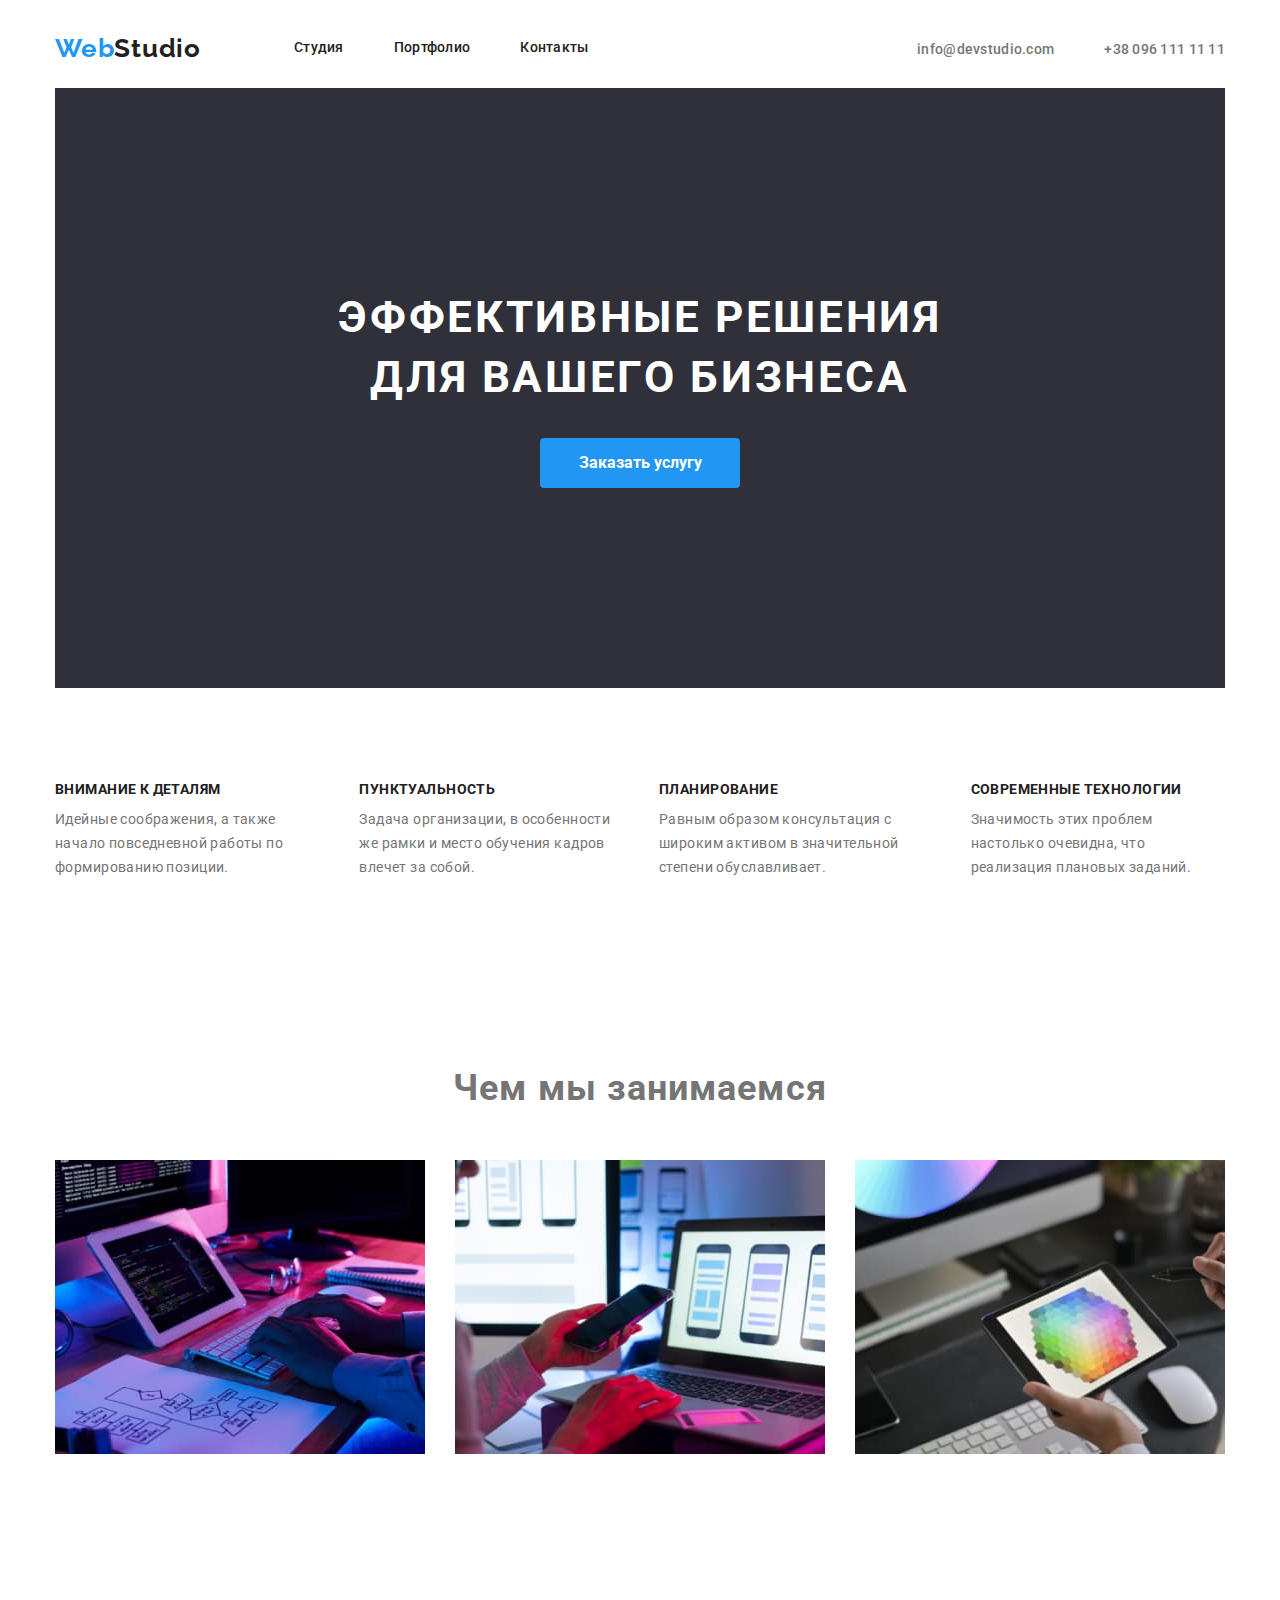
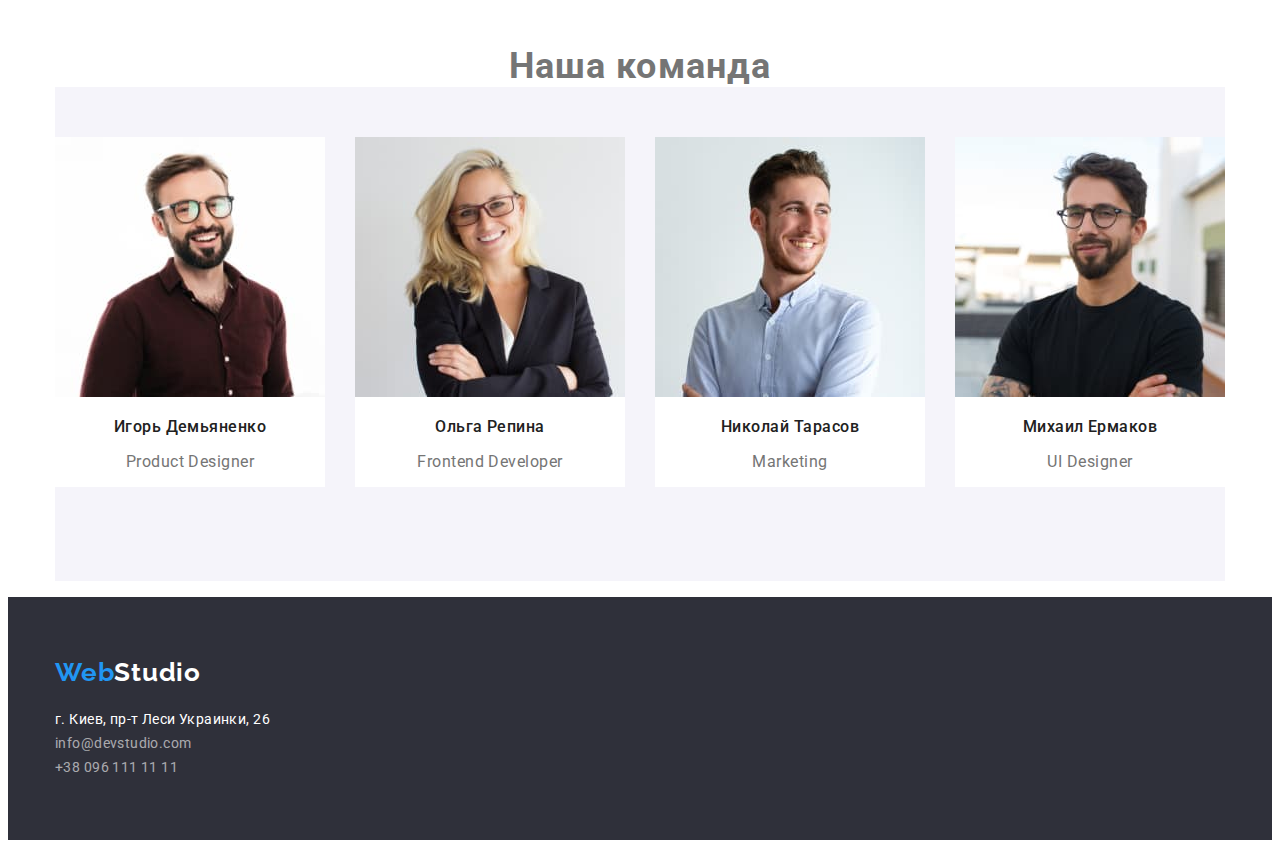
<file: index.html>
<!DOCTYPE html>
<html lang="ru">
<head>
    <meta charset="UTF-8">
    <meta http-equiv="X-UA-Compatible" content="IE=edge">
    <meta name="viewport" content="width=device-width, initial-scale=1.0">
    <link rel="preconnect" href="https://fonts.googleapis.com">
    <link rel="preconnect" href="https://fonts.gstatic.com" crossorigin>
    <link 
        href="https://fonts.googleapis.com/css2?family=Raleway:wght@700&family=Roboto:wght@400;500;700;900&display=swap" rel="stylesheet">
    <title>Document</title>
    <link rel="stylesheet" href="./css/styles.css">
    
    
</head>


<body>
    <!--Шапка сайта-->
    <header class="container">
        <nav class="page-header">
            <a class="logo" href=".index.html">
                <span class="logo-web">Web</span><span class="logo-studio">Studio</span> 
                
            </a>            
                     
            <ul class="nav">
                <li class="item"><a href="./index.html" class="nav_batton">Студия</a></li>
                <li class="item"><a href="./portfolio.html" class="nav_batton">Портфолио</a></li>
                <li class="item"><a href="" class="nav_batton">Контакты</a></li>
            </ul>
        
            <ul class="contacts">
                <li class="item"><a href="mailto:info@devstudio.com" class="nav_contacts">info@devstudio.com</a></li>
                <li class="item"><a href="tel:+380961111111" class="nav_contacts">+38 096 111 11 11</a></li>        
            </ul>
        </nav>   
    </header>


    
    <main>
        <div class="container">
            <section class="heroys">
                <h1 class="hero">Эффективные решения <br /> для вашего бизнеса</h1>
                <a href="" class="button-hero">Заказать услугу</a>
            </section>
        </div>   
        
        
        <section class="fishka">
            <div class="container">
                <!--Особенности-->
                <!--<h2 class="section-title">Преимущества</h2>-->
                <ul class="fiska-syle">
                    <li class="fitem">
                        <h3 class="fiska-a" >Внимание к деталям</h3>
                        <p class="fishka-d">Идейные соображения, а также начало повседневной работы по формированию позиции.</p>
                    </li>
                    <li class="fitem">
                        <h3 class="fiska-a">Пунктуальность</h3>
                        <p class="fishka-d">Задача организации, в особенности же рамки и место обучения кадров влечет за собой.</p>
                    </li>
                    <li class="fitem">
                        <h3 class="fiska-a">Планирование</h3>
                        <p class="fishka-d">Равным образом консультация с широким активом в значительной степени обуславливает.</p>
                    </li>
                    <li class="fitem">
                        <h3 class="fiska-a">Современные технологии</h3>
                        <p class="fishka-d">Значимость этих проблем настолько очевидна, что реализация плановых заданий.</p>
                    </li>
                </ul>
            </div>
        </section>
        <!--Чем мы занимаемся-->    
        <section class="section">
            <div class="container">
                <h2 class="section-title">Чем мы занимаемся</h2>    
    
                <ul class="galery">                
                    <li class="foto"><img src="./imagas/box_1,img.jpg" alt="компьютер" width="370" height="294"/></li>
                    <li class="foto"><img src="./imagas/box_2,img.jpg" alt="ноутбук" width="370" height="294"/></li>
                    <li class="foto"><img src="./imagas/box_3,img.jpg" alt="планшет" width="370" height="294"/></li>           
                </ul>
            </div>
            
        </section>
        <!--Команда-->
        <div class="container">    
            <section class="comanda">
            
                 <h2 class="section-title fone">Наша команда</h2>
            
                    <ul class="frends">
                        <li class="frierds-list">
                            <img src="./imagas/foto1.jpg" alt="Игорь Деияненко" width="270" height="260"/>
                            <h3 class="frends-name">Игорь Демьяненко</h3>
                            <p class="frends-prof">Product Designer</p>
                        </li>
                        <li class="frierds-list">
                            <img src="./imagas/foto2.jpg" alt="Ольга Репина" width="270" height="260"/>
                            <h3 class="frends-name">Ольга Репина</h3>
                            <p class="frends-prof">Frontend Developer</p>
                        </li>
                        <li class="frierds-list">
                            <img src="./imagas/foto3.jpg" alt="Николай Тарасов" width="270" height="260"/>
                            <h3 class="frends-name">Николай Тарасов</h3>
                            <p class="frends-prof">Marketing</p>
                        </li> 
                        <li class="frierds-list"> 
                            <img src="./imagas/foto4.jpg" alt="Михаил Ермаков" width="270" height="260"/>
                            <h3 class="frends-name">Михаил Ермаков</h3>
                            <p class="frends-prof">UI Designer</p>
                        </li>
                    </ul>          
                      
            </section>
        </div>    
    </main>
    
    
    <div class="container-footer">
        <footer class="address">
             <!--Подвал--> 
             <div class="container">
                <div class="logo-footer">
                    <a class="logo-foot" href=".index.html">
                        <span class="logo-web">Web</span><span class="logo-footer">Studio</span>
                        
                    </a> 
                </div>            
                                 
                   
                <address class="adress-footer">
                    <ul class="adress-ul">
                        <li><a class="address-map"
                            href="https://goo.gl/maps/iWSiA93wagULa9Wx8"
                            target="_blank"
                            >г. Киев, пр-т Леси Украинки, 26</a></li>                   
                                 
                        <li><a class="addres-mail" href="mailto:info@devstudio.com">info@devstudio.com</a></li>
                        <li><a class="address-tel" href="tel:+380961111111">+38 096 111 11 11</a></li>  
                    </ul>
                </address>    
             </div>
               
        </footer>
    </div>

</body>
</html>
</file>
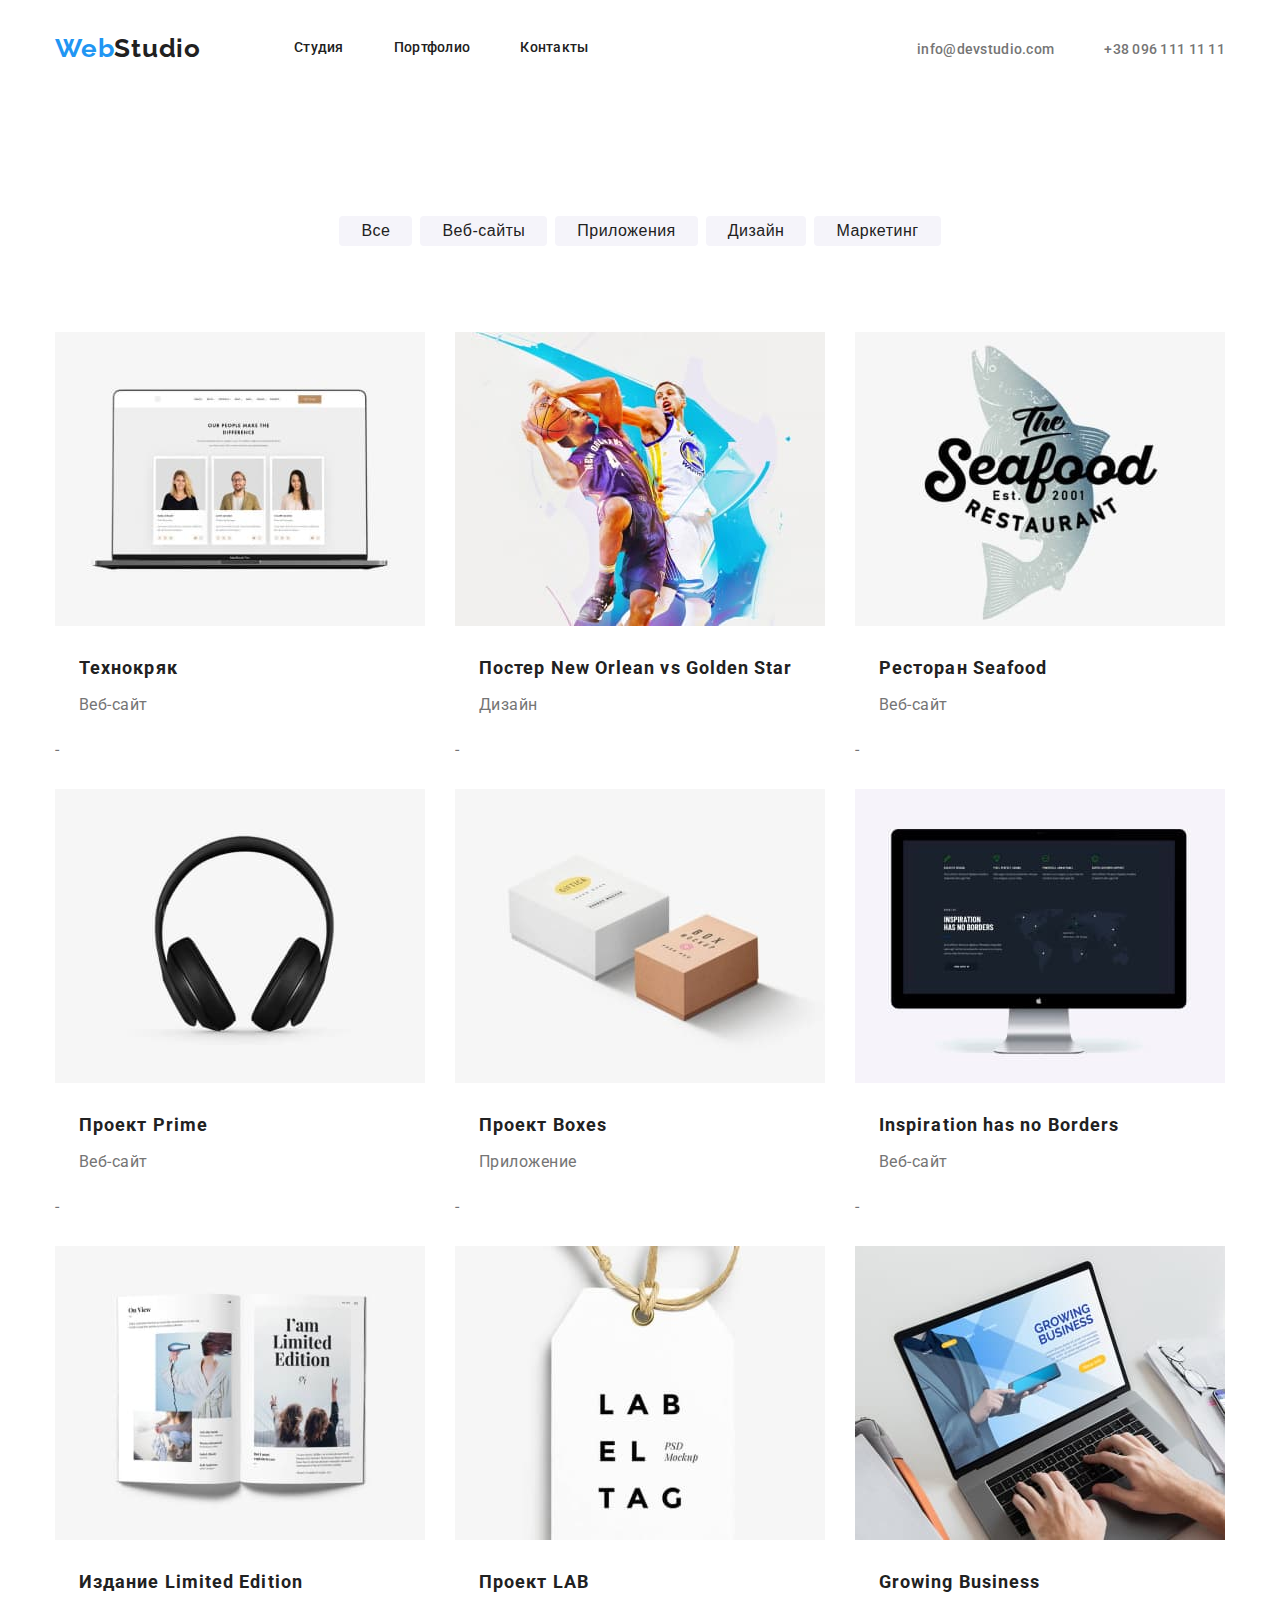
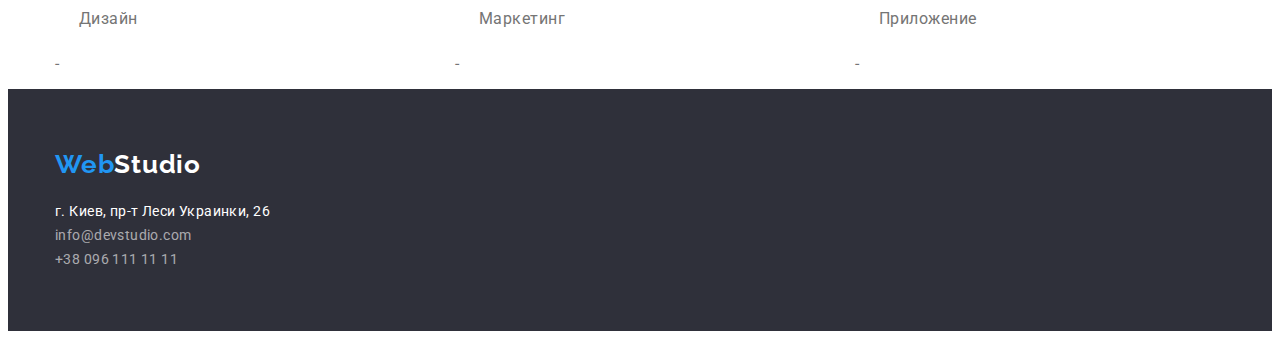
<file: portfolio.html>
<!DOCTYPE html>
<html lang="ru">
<head>
    <meta charset="UTF-8">
    <meta http-equiv="X-UA-Compatible" content="IE=edge">
    <meta name="viewport" content="width=device-width, initial-scale=1.0">
    
    <link rel="preconnect" href="https://fonts.googleapis.com">
    <link rel="preconnect" href="https://fonts.gstatic.com" crossorigin>
    <link 
        href="https://fonts.googleapis.com/css2?family=Raleway:wght@700&family=Roboto:wght@400;500;700;900&display=swap" 
        rel="stylesheet">        
    <title>Document</title>
    <link rel="stylesheet" href="./css/styles.css">
    
    
</head>

<body>
    <!--Шапка сайта-->
    <header class="container">
        <nav class="page-header">
            <a class="logo" href=".index.html">
                <span class="logo-web">Web</span><span class="logo-studio">Studio</span> 
                
            </a>            
                     
            <ul class="nav">
                <li class="item"><a href="./index.html" class="nav_batton">Студия</a></li>
                <li class="item"><a href="./portfolio.html" class="nav_batton">Портфолио</a></li>
                <li class="item"><a href="" class="nav_batton">Контакты</a></li>
            </ul>
        
            <ul class="contacts">
                <li class="item"><a href="mailto:info@devstudio.com" class="nav_contacts">info@devstudio.com</a></li>
                <li class="item"><a href="tel:+380961111111" class="nav_contacts">+38 096 111 11 11</a></li>        
            </ul>
        </nav>   
    </header>


    <section>

        <div class="container">
            <!--<h1 class="section-title">Кнопки навигации</h1>-->        
            <div class="container-batton">
                <ul class="navlist">
                    <li class="navli"><button type="batton" class="button pointer">Все</button></li>
                    <li class="navli"><button type="button" class="button pointer">Веб-сайты</button></li>
                    <li class="navli"><button type="button" class="button pointer">Приложения</button></li>
                    <li class="navli"><button type="button" class="button pointer">Дизайн</button></li>
                    <li class="navli"><button type="button" class="button pointer">Маркетинг</button></li>    
                </ul>
            </div>
        </div>       
       
        <div class="container">
            <ul class="project">
                <li class ='flex-element'>
                    <a href="" class="pl">
                    <img src="./imagas/hw2_f1.jpg" alt="сайт_технокряк"
                    width="370"
                    height="294">                                                     
                    <h2 class="project-logo">Технокряк</h2>
                    <p class="progject-text"> Веб-сайт</p></a>                   -
                </li>
                <li class ='flex-element'>
                    <a href="" class="pl">
                    <img src="./imagas/hw2_f2.jpg" alt="фото_постера"
                    width="370"
                    height="294">                                                     
                    <h2 class="project-logo">Постер New Orlean vs Golden Star</h2>
                    <p class="progject-text">Дизайн</p></a>                   -
                </li>
                <li class ='flex-element'>
                    <a href="" class="pl">
                    <img src="./imagas/hw2_f3.jpg" alt="ресторан"
                    width="370"
                    height="294">                                                       
                    <h2 class="project-logo">Ресторан Seafood</h2>
                    <p class="progject-text">Веб-сайт</p></a>                   -
                </li>
                <li class ='flex-element'>
                    <a href="" class="pl">
                    <img src="./imagas/hw2_f4.jpg" alt="наушники"
                    width="370"
                    height="294">                                                      
                    <h2 class="project-logo">Проект Prime</h2>
                    <p class="progject-text">Веб-сайт</p></a>                   -
                </li>
                <li class ='flex-element'>
                    <a href="" class="pl">
                    <img src="./imagas/hw2_f5.jpg" alt="коробки"
                    width="370"
                    height="294">                                                       
                    <h2 class="project-logo">Проект Boxes</h2>
                    <p class="progject-text">Приложение</p></a>                   -
                </li>
                <li class ='flex-element'>
                    <a href="" class="pl">
                    <img src="./imagas/hw2_f6.jpg" alt="вдохновение"
                    width="370"
                    height="294">                                                      
                    <h2 class="project-logo">Inspiration has no Borders</h2>
                    <p class="progject-text">Веб-сайт</p></a>                   -
                </li>
                <li class ='flex-element'>
                    <a href="" class="pl">
                    <img src="./imagas/hw2_f7.jpg" alt="издание"
                    width="370"
                    height="294">                                                       
                    <h2 class="project-logo">Издание Limited Edition</h2>
                    <p class="progject-text">Дизайн</p></a>                  -
                </li>
                <li class ='flex-element'>
                    <a href="" class="pl">
                    <img src="./imagas/hw2_f8.jpg" alt="програмирование"
                    width="370"
                    height="294">                                                     
                    <h2 class="project-logo">Проект LAB</h2>
                    <p class="progject-text">Маркетинг</p></a>                   -
                </li>
                <li class ='flex-element'>
                    <a href="" class="pl">
                    <img src="./imagas/hw2_f9.jpg" alt="бизнесрост"
                    width="370"
                    height="294">                                                       
                    <h2 class="project-logo">Growing Business</h2>
                    <p class="progject-text">Приложение</p></a>                   -
                </li>
            </ul>
        </div>
        <!--Проэкты-->    
        
        

    </section>

    <div class="container-footer">
        <footer class="address">
             <!--Подвал--> 
             <div class="container">
                <div class="logo-footer">
                    <a class="logo-foot" href=".index.html">
                        <span class="logo-web">Web</span><span class="logo-footer">Studio</span>
                        
                    </a> 
                </div>            
                                 
                   
                <address class="adress-footer">
                    <ul class="adress-ul">
                        <li><a class="address-map"
                            href="https://goo.gl/maps/iWSiA93wagULa9Wx8"
                            target="_blank"
                            >г. Киев, пр-т Леси Украинки, 26</a></li>                   
                                 
                        <li><a class="addres-mail" href="mailto:info@devstudio.com">info@devstudio.com</a></li>
                        <li><a class="address-tel" href="tel:+380961111111">+38 096 111 11 11</a></li>  
                    </ul>
                </address>    
             </div>
               
        </footer>
    </div>
    
    
</body>
</html>
</file>
<file: css/styles.css>
:root{
    --primary-text-color: #757575;
    --title-text-color: #212121;
    --accent-color: #2196F3;
    --batton-background-color: #F5F4FA;
    --color-fone: #FFFFFF;
    --background-color: #2F303A;
    
}


body {
    background-color: var(--color-fone);
    font-family: 'Roboto', sans-serif;
    color: var(--primary-text-color);  
        
    
}


ul{
    list-style: none;
}

/**{
    color: black;
}

/*лого*/

.container{
    padding-left: 15px;
    padding-right: 15px;
    margin-left: auto;
    margin-right: auto;       
    width: 1170px;
    /**outline: 2px solid tomato;
    background-color: rgb(182, 240, 240);**/

}

.container
.page-header{
    height: 80px;
}

.page-header{
    display: flex;
    align-items: center;
    
}

.logo{
    display: block;
    padding-top: 32px;
    padding-bottom: 32px;
    font-family: Raleway;
    font-weight: 700;
    font-size: 26px;
    line-height: 1.19;
    letter-spacing: 0.03em;
    text-decoration: none;
}

.logo-web {
    color: var(--accent-color);
          
}

.logo-studio {
    color: var(--title-text-color);
}


/*шапка*/
.nav{ 
    display: flex;
    margin-top: 0px;
    margin-bottom: 0px;
    font-weight: 500;
    font-size: 14px;
    line-height: 1.14;
    letter-spacing: 0.02em;
    text-decoration: none;
    padding-left: 0px;
    margin-left: 93px;
}
.nav .item{
    display: flex;
    padding-top: 32px;
    padding-bottom: 32px;
    margin-right: 50px;
    
}

.nav .item:last-child{
    margin-right: 0;
}

.contacts{
    display: flex;
    padding-left: 0px;
    margin-left: auto;    
}

.contacts .item + .item{
    margin-left: 50px;
}

.nav_batton {
    color: var(--title-text-color);
    text-decoration: none;
}

.nav_batton:hover,
.nav_batton:focus
{
    color: var(--accent-color);
    text-decoration: none;
}

.nav_batton:active{
    color: var(--title-text-color);
    text-decoration: none;
}

.nav_contacts{
    color: var(--primary-text-color);
    text-decoration: none;
    font-style: normal;
    font-weight: 500;
    font-size: 14px;
    line-height: 16px;
    letter-spacing: 0.02em;
}

.nav_contacts:hover,
.nav_contacts:focus
{
    color: var(--accent-color);
    text-decoration: none;
}

.nav_contacts:active{
    color: var(--title-text-color);
    text-decoration: none;
}

.hero{
    margin-top: 0;
    margin-bottom: 40;
    font-size: 44px; 
    line-height: 1.36;
    text-align: center;
    letter-spacing: 0.06em;
    text-transform: uppercase;
    background-color: var(--background-color);
    color: var(--color-fone);

    padding-top: 200px;
    padding-bottom: 0px;
    margin: 0px;
}

.heroys{
    display: block;
    background-color: var(--background-color);
    height: 600px;
       
}

.button-hero{
    box-sizing: border-box;
    display: inline-block;
    margin-left: 485px;
    margin-right: auto;
    margin-top: 30px;
    border-radius: 4px;
    padding: 10px 32px;
    min-width: 200px;    
    color: var(--color-fone);
    background-color: var(--accent-color);
    font-weight: 700;
    line-height:1.87;
    text-decoration: none;
    text-align: center;          
       
}

.fiska-syle{
    display: flex;
    margin-top: 0px;
    margin-bottom: 0px;
    padding-left: 0px;   
   }

.fiska-syle .fitem{
    display: block;
    padding-top: 94px;
    padding-bottom: 0px;
    margin-bottom: 0px;
    margin-right: 30px;
}

.fiska-syle .fitem:last-child{
    margin-right: 0;
}

.fiska-a{    
    margin-top: 0px;
    margin-bottom: 10px;
    font-weight:700;
    font-size: 14px;
    line-height: 1.14;
    letter-spacing: 0.03em;
    text-transform: uppercase;
    color: var(--title-text-color);
}

.fishka-d{
    margin-top: 0;
    margin-bottom: 0px;    
    font-weight: normal;
    font-size: 14px;
    line-height: 1.71;
    letter-spacing: 0.03em;
    color: var(--primary-text-color);
}

/*секции*/
.section-title{
    padding-top: 94px;
    padding-bottom: none;    
    margin-top: 94px;
    margin-bottom: 0px;      
    font-weight: 700;
    font-size: 36px;
    line-height: 1.16;
    text-align: center;
    letter-spacing: 0.03em;
}

.frends{
    display: flex;
    flex-wrap: wrap;
}


.container .frierds-list{
    padding-left: 0px;
    padding-right: 0px;
    background-color: var(--color-fone)
}

.frierds-list{     
    margin-right: 30px;
    
}

.frierds-list:last-child{
    margin-right: 0px;
}

.galery{
    display: flex;
    padding-left: 0px;
    margin-top: 50px;
    margin-bottom: 0px;    
}

.galery .foto{
    padding-right: 30px;
}

.galery .foto:last-child{
    padding-right: 0;
}


.frends{
    background: var(--batton-background-color);
    padding-left: 0px;
    margin-top: 0px;
    padding-top: 50px;
    padding-bottom: 94px;        
}


.frends-name{    
    font-style: normal;
    font-weight: 500;
    font-size: 16px;
    line-height: 1.19;   
    text-align: center;
    letter-spacing: 0.03em;
    color: var(--title-text-color);
}

.frends-prof{    
    font-style: normal;
    font-weight: normal;
    font-size: 16px;
    line-height: 1.19;    
    text-align: center;
    letter-spacing: 0.03em;
    color: var(--primary-text-color);
}

/*batton*/

.container-batton{
    margin-left: auto;
    margin-right: auto;
    min-height: 100px;
    width: 611;   
}

.container
.container-batton{
    width: 611px;
    height: 54px;
}

.button{
    color: var(--title-text-color);
    background-color: var(--batton-background-color) 
    
}
.button:hover,
.button:focus{
    color: var(--color-fone);
    background-color: var(--accent-color);   
}


.pointer {
    display: inline-block;
    margin-top: 0px;
    margin-bottom: 0px;
    padding: 6px 22px;
    cursor: pointer;
    border: none;
    border-radius: 4px;
    min-width: 38px;
    
    text-align: center;
    font-weight: 500;
    font-size: 16px;
    line-height: 1,63;
    letter-spacing: 0.03em;
  }

.navlist{
    display: flex;
    align-items: center;
    justify-content: center;
    margin-bottom: 16px;
    padding-left: 0px;
    margin-top: 128px;
    margin-bottom: 0px;       
}


.navlist
.navli{
    margin-right: 8px;   
}

.navlist .navli:last-child{
    margin-right: 0;
}


.project{
    display: flex;
    flex-wrap: wrap;
    /*background-color: aquamarine;*/
    padding-left: 0px;
    justify-content: space-between;

}

.flex-element{
    width: 370px;
    /*background-color: tomato;*/
    margin-bottom: 30px;    
}

.flex-element:nth-last-child( -n + 3){
    margin-bottom: 0;
}

.project-logo{ 
    font-weight: 700;
    font-size: 18px;
    line-height: 2;
    letter-spacing: 0.06em;
    color: var(--title-text-color);
    
    margin-top: 20px;
    margin-bottom: 0;
    margin-left: 24px;
    margin-right: 24px;
}

.pl{
    text-decoration: none;
}

.progject-text{   
    font-size: 16px;
    line-height: 1.87;
    letter-spacing: 0.03em;
    color: var(--primary-text-color);
    margin-top: 4px;
    margin-bottom: 20px;
    margin-left: 24px;
    margin-right: 24px;   
}

.address{
    background-color: var(--background-color);
}

.address-map{ 
    font-style: normal;
    font-weight: normal;
    font-size: 14px;
    line-height: 1.71;    
    letter-spacing: 0.03em;
    color: var(--color-fone);
    text-decoration: none;
    
}

.addres-mail,
.address-tel{    
    font-style: normal;
    font-weight: normal;
    font-size: 14px;
    line-height: 1.71;  
    letter-spacing: 0.03em;
    color: rgba(255, 255, 255, 0.6);
    text-decoration: none;
    padding-top: 8px;    
}


.logo-footer{
    color: var(--color-fone); 
   
}

.logo-footer{
    display: inline-block;       
}

.logo-foot{
    margin-left: 0px;
    margin-top: 60px;
    padding-left: 0;    
    padding-bottom: 0px;
    display: block;    
    font-family: Raleway;
    font-weight: 700;
    font-size: 26px;
    line-height: 1.19;
    letter-spacing: 0.03em;
    text-decoration: none;
    
}

.adress-footer{
    display: flex;
    padding-left: 0px;    
}

.adress-ul{
    display: inline-block;
    padding-left: 0px;
    margin-top: 20px;
    margin-bottom: 60px;
}
</file>
